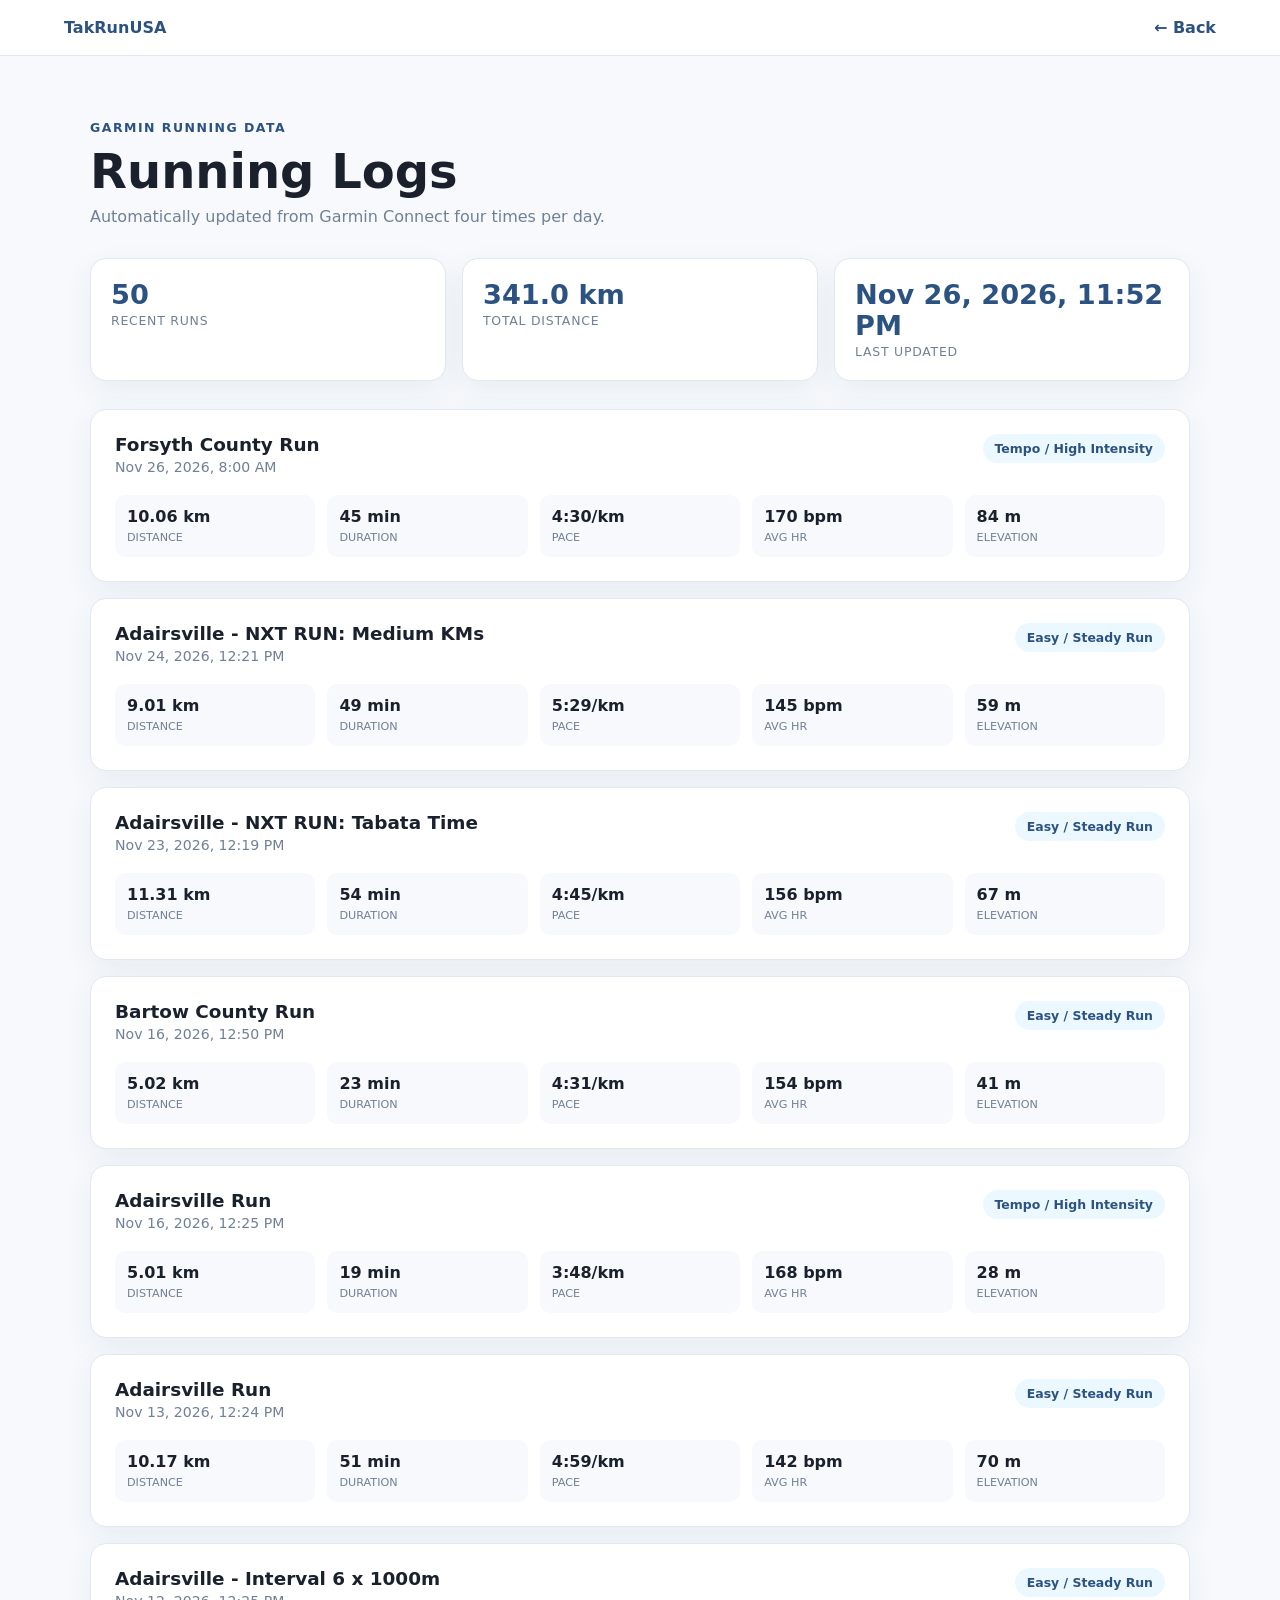
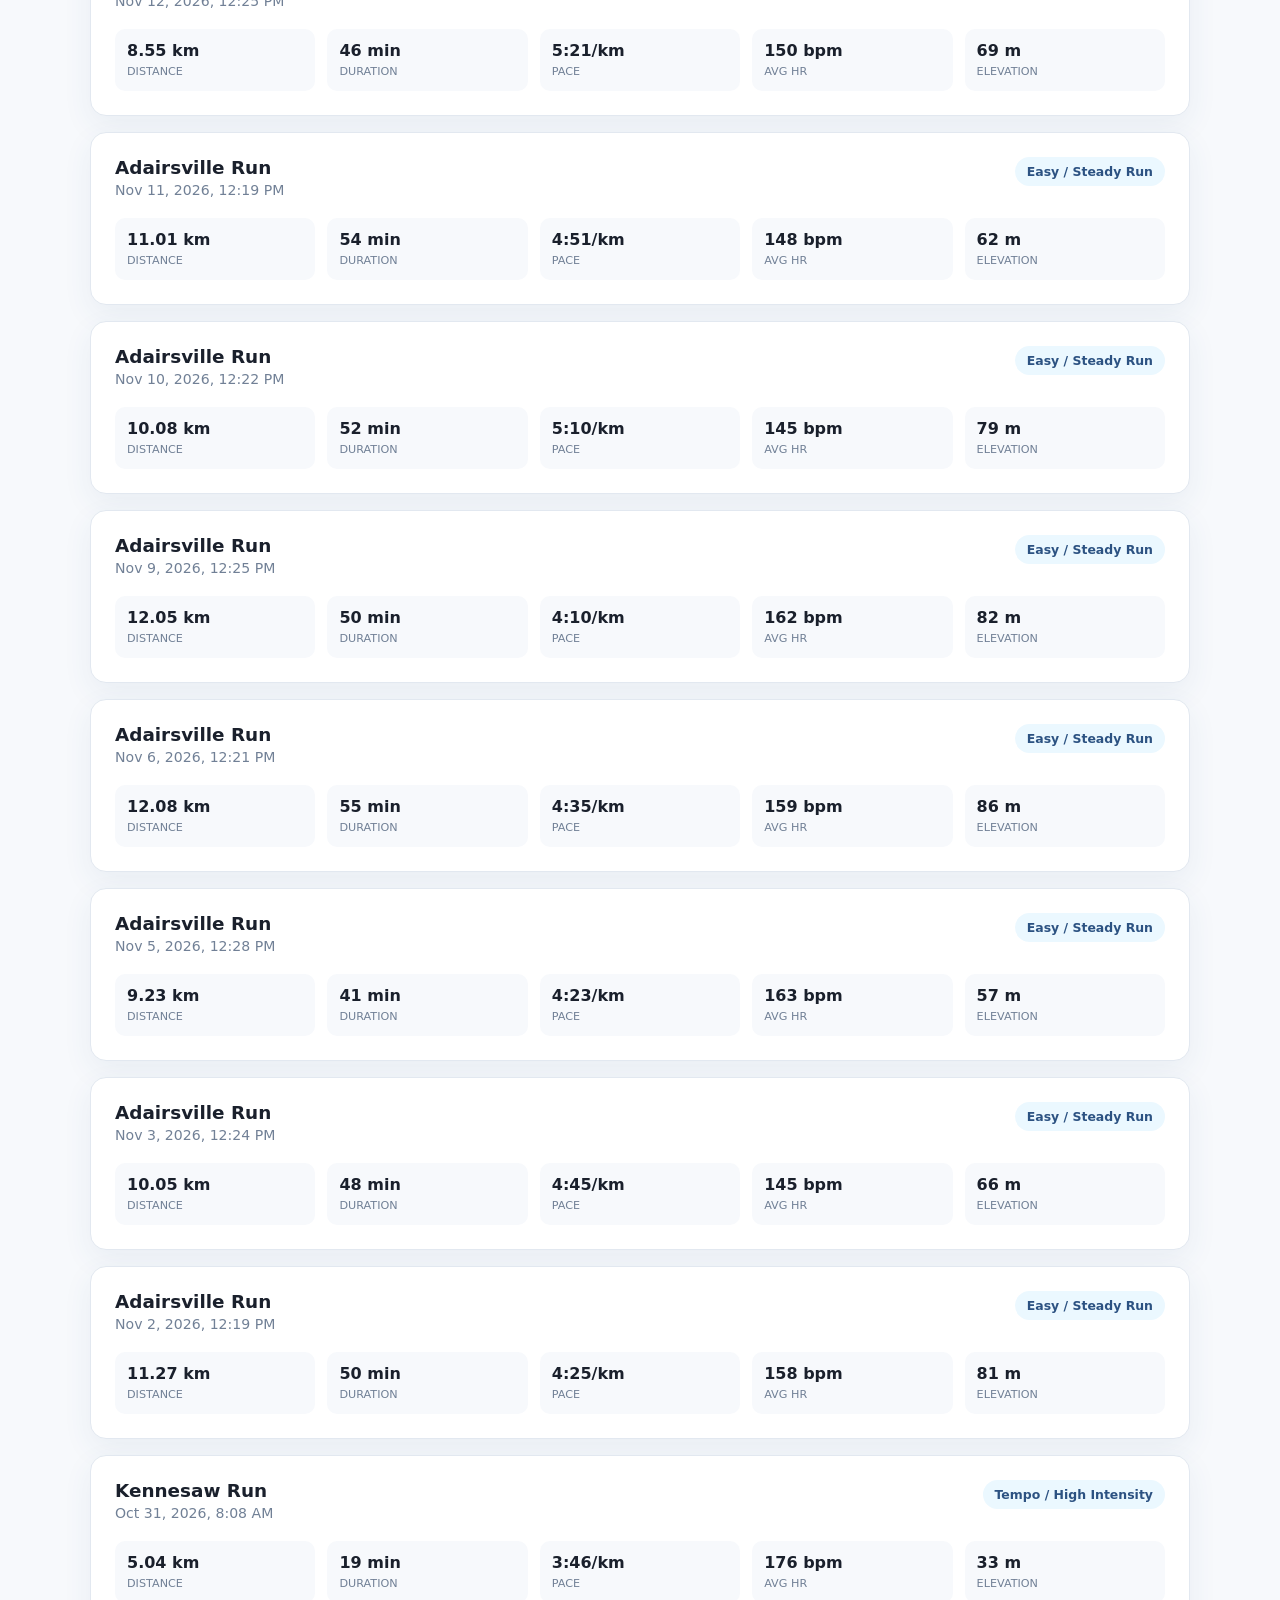
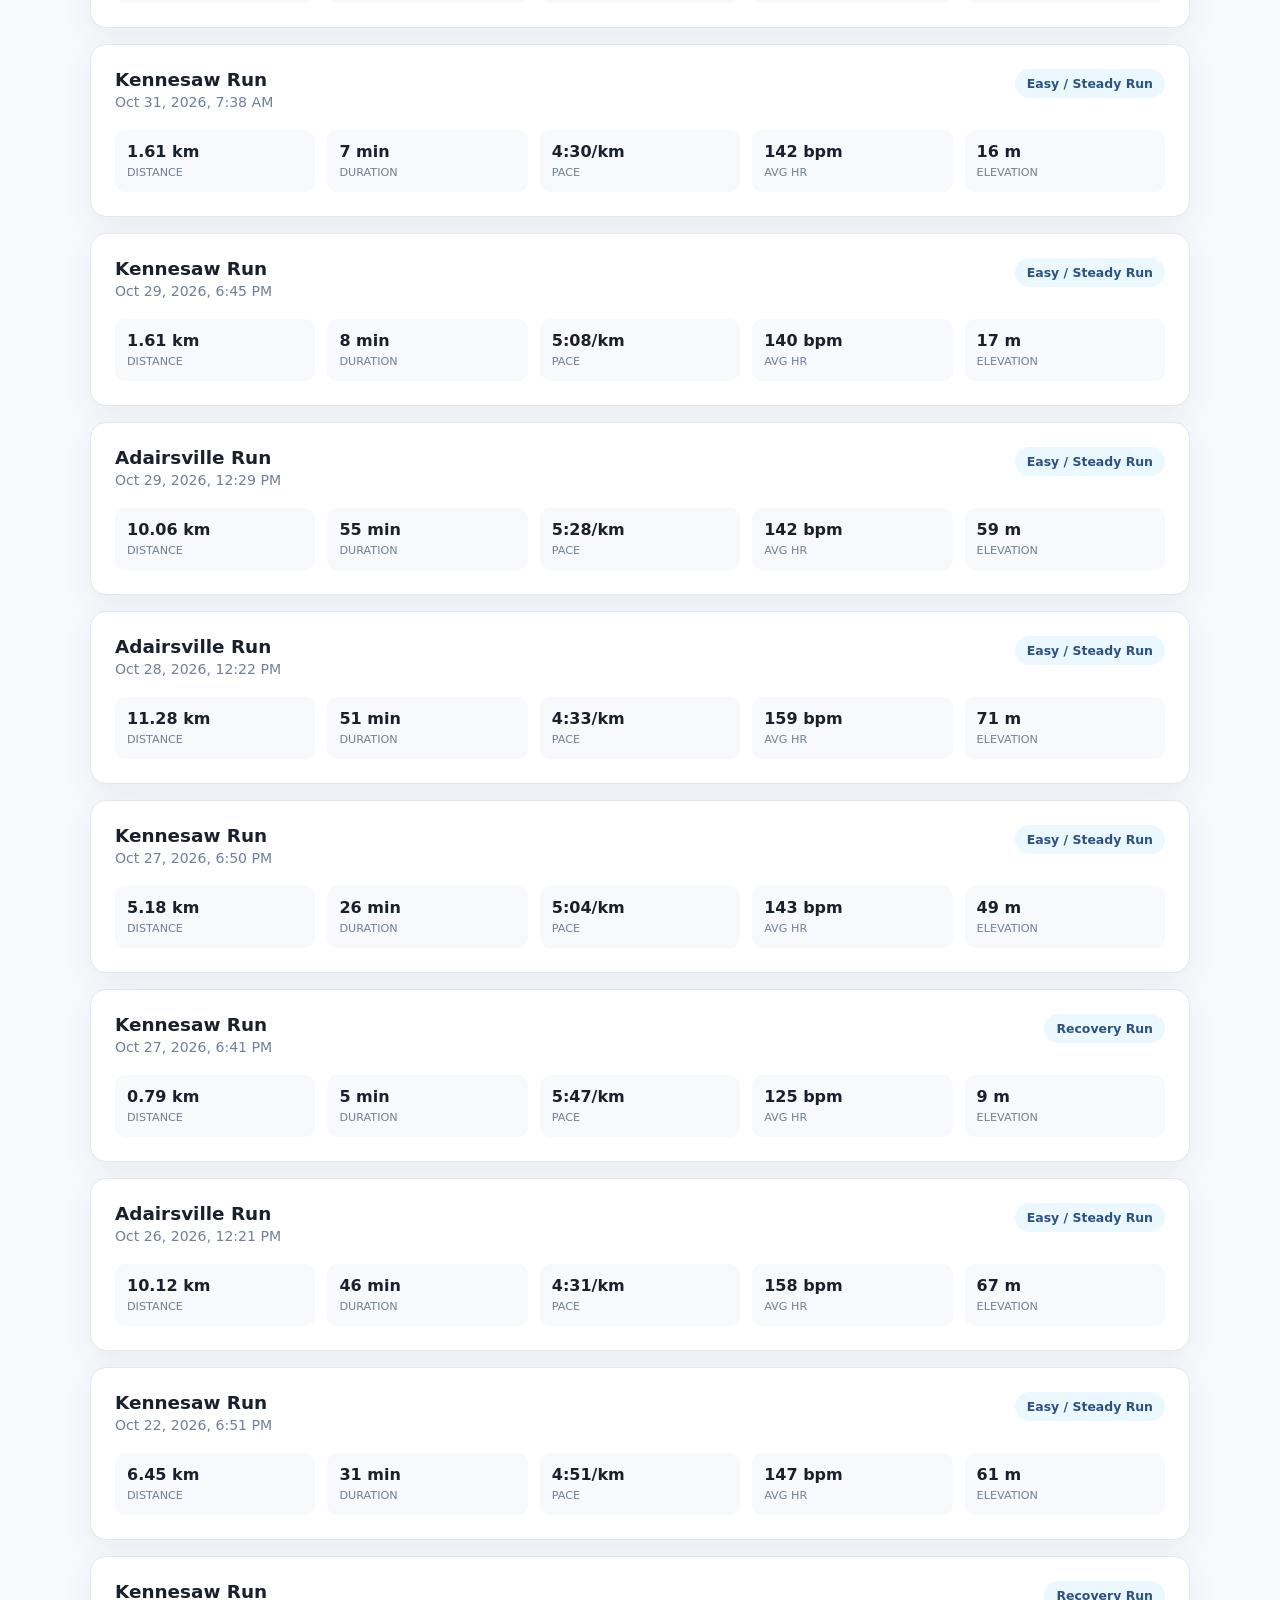
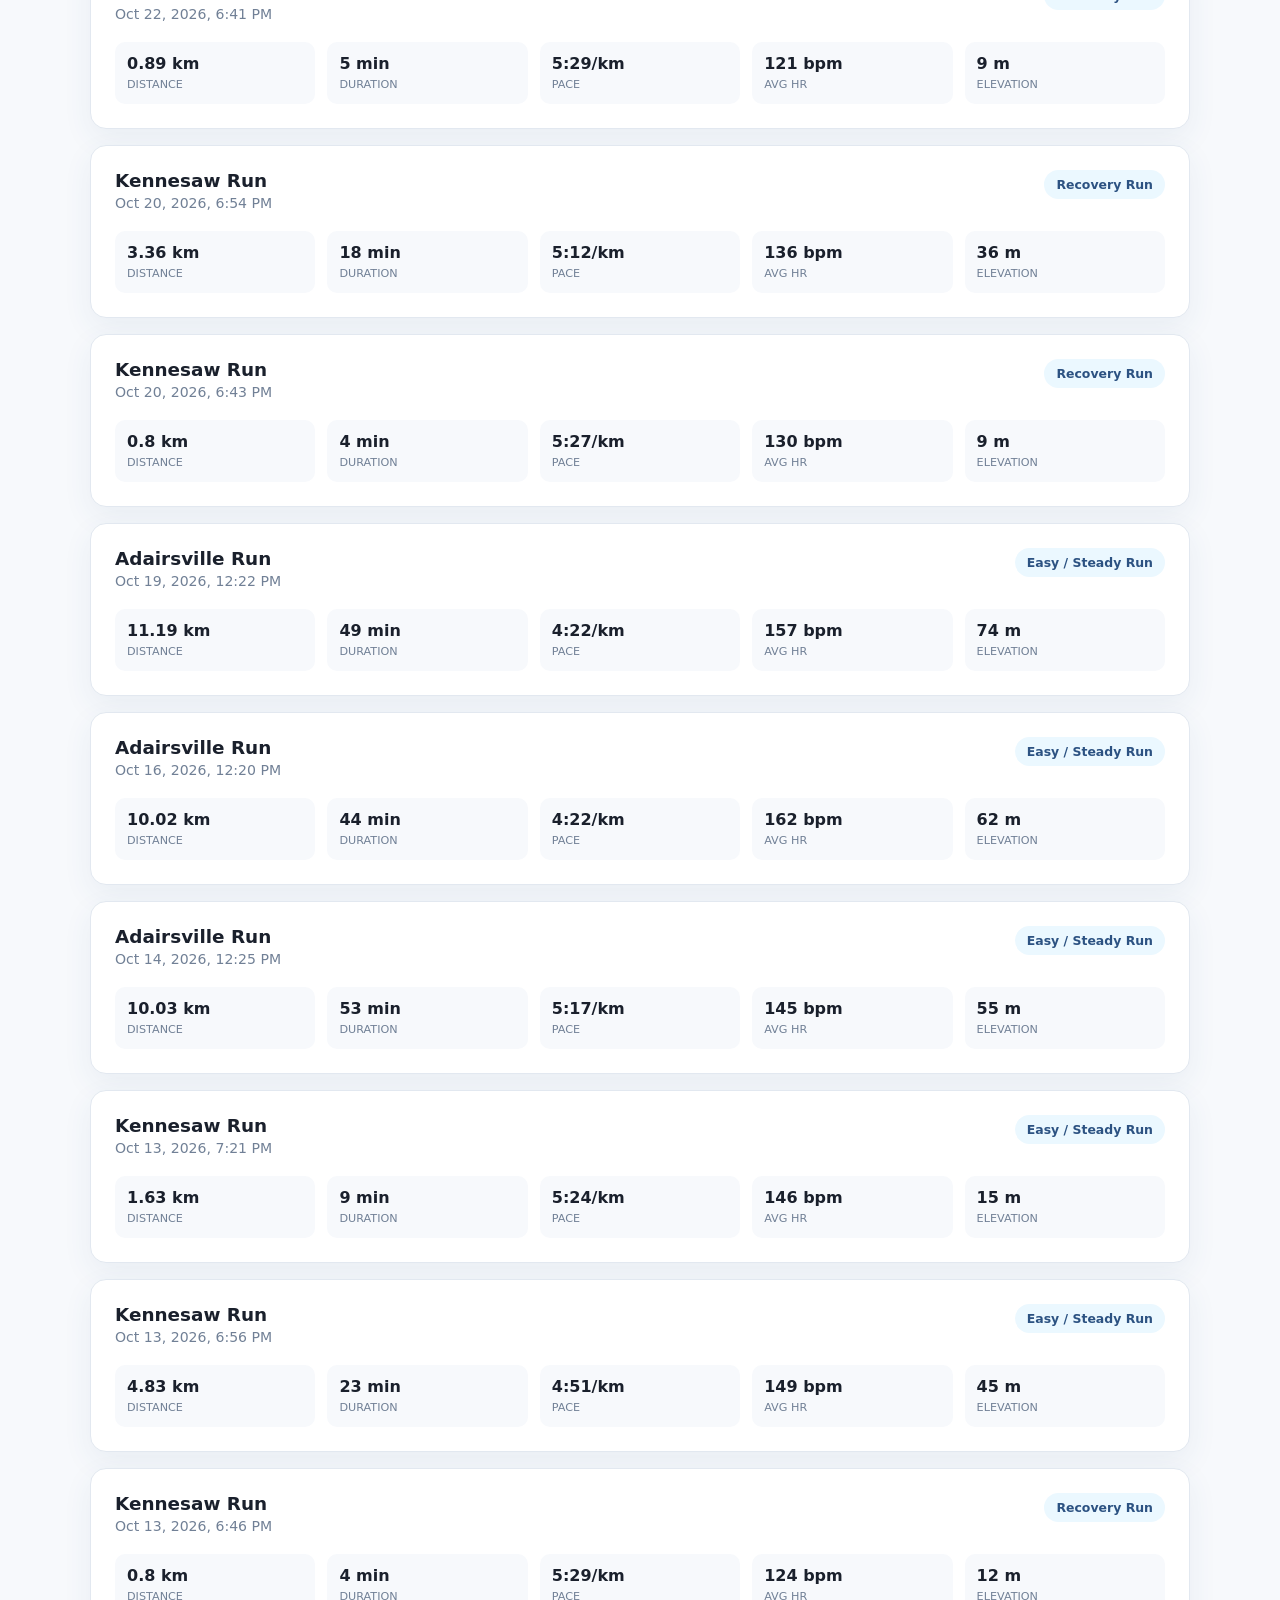
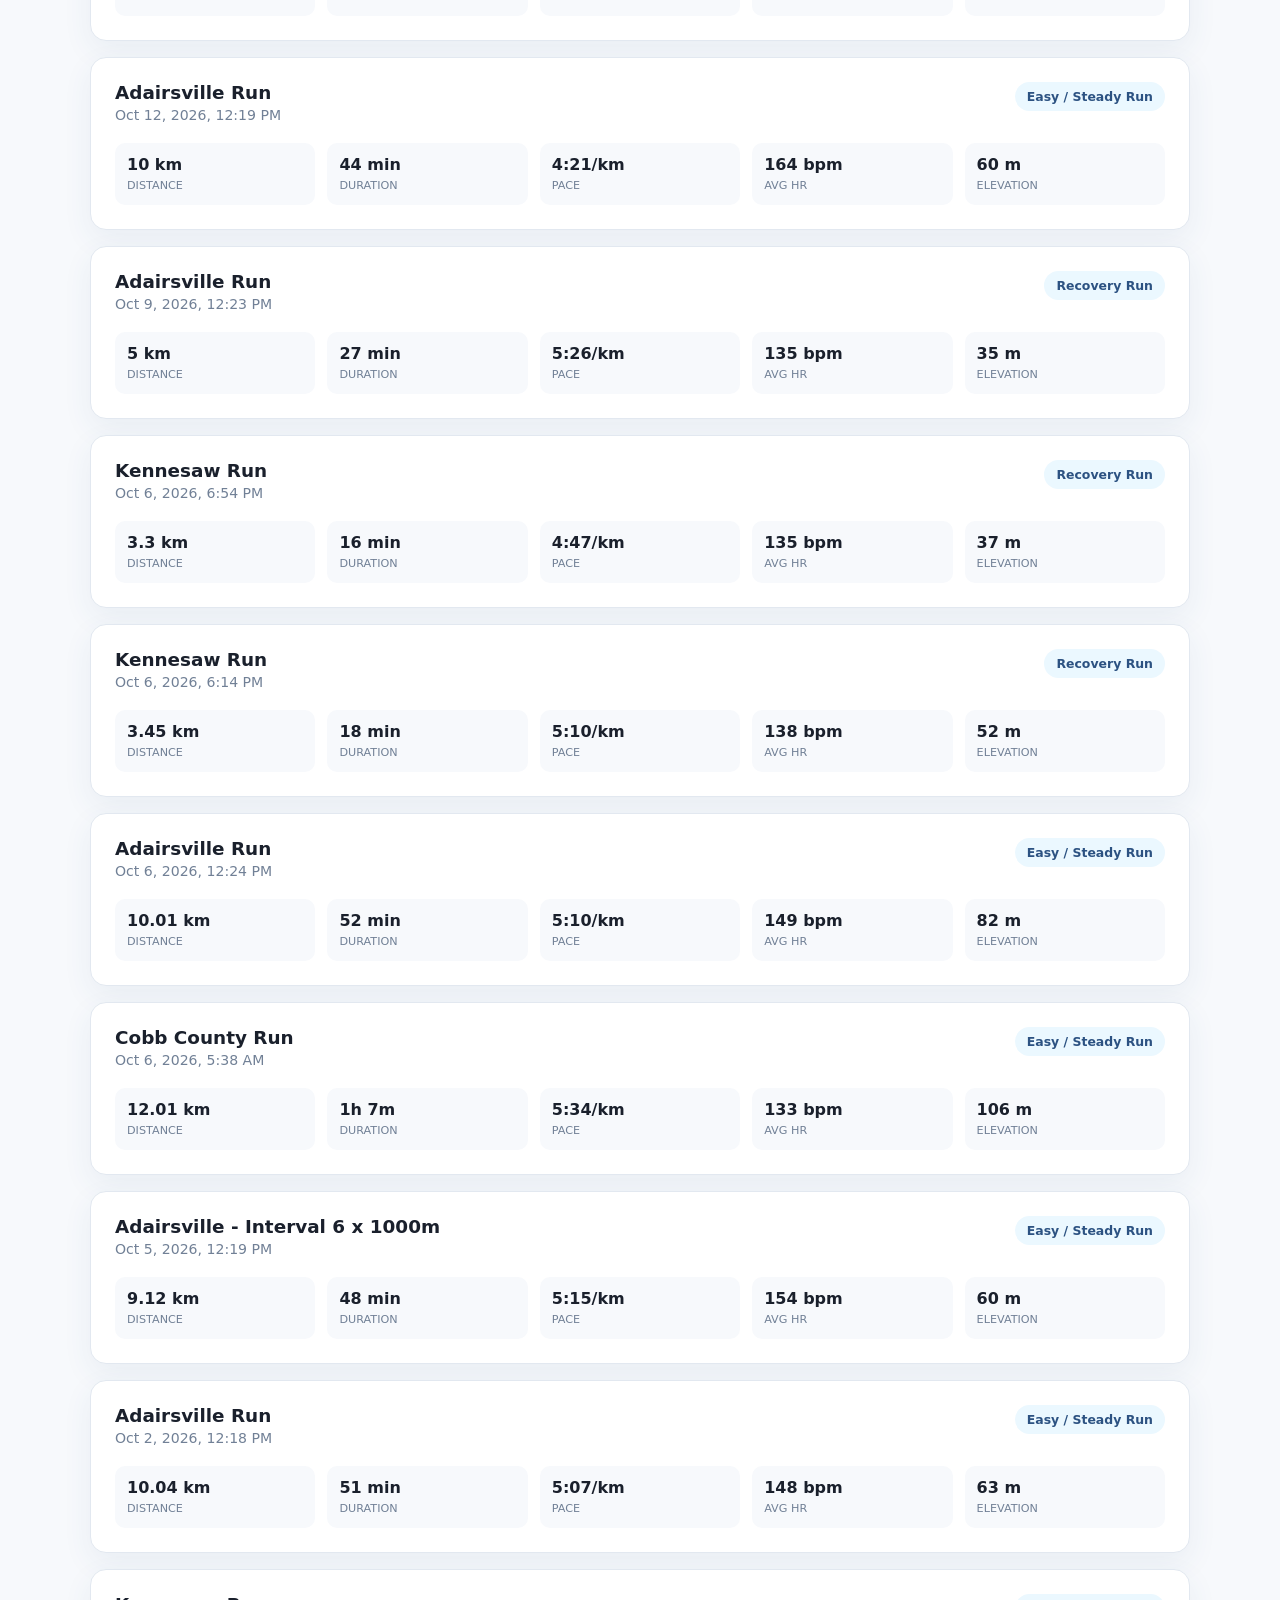
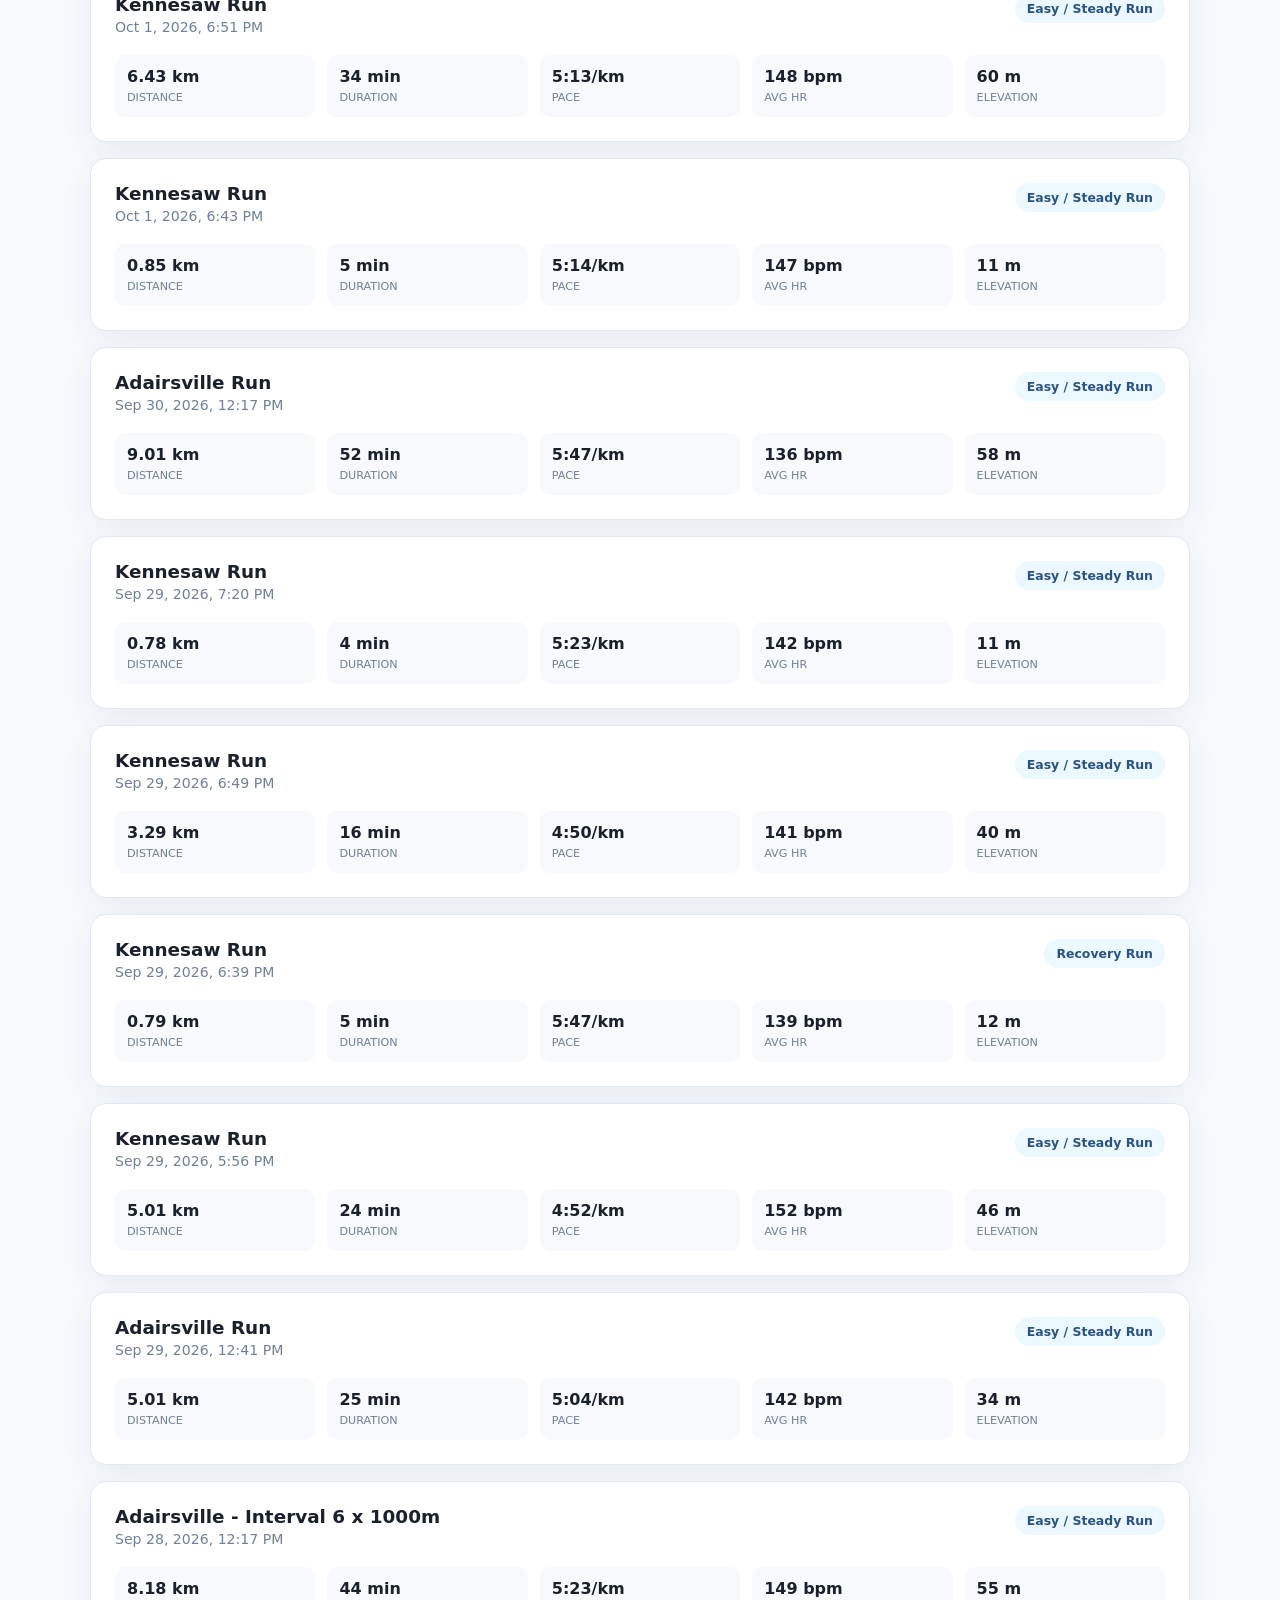
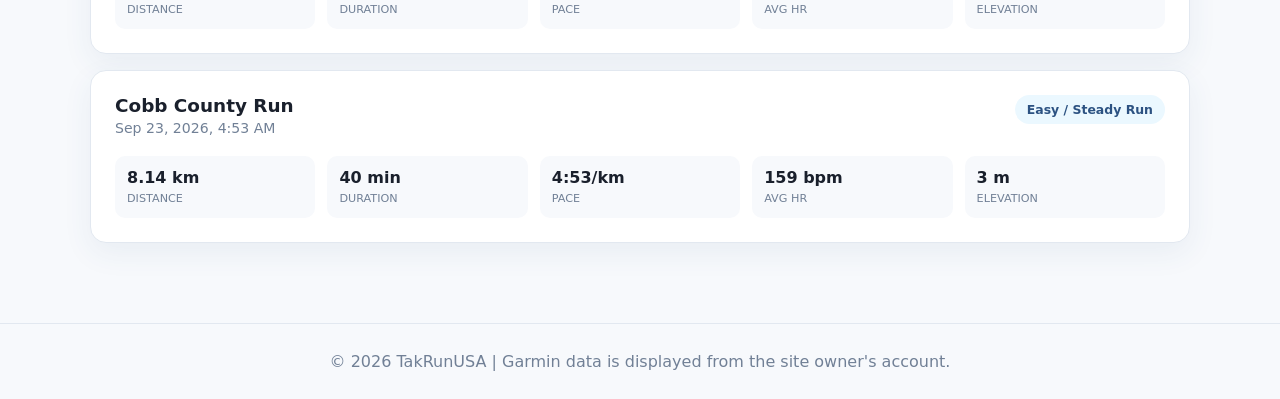
<file: run-logs.html>
<!DOCTYPE html>
<html lang="en">
<head>
  <meta charset="UTF-8">
  <meta name="viewport" content="width=device-width, initial-scale=1.0">
  <title>Garmin Running Logs | TakRunUSA</title>
  <style>
    :root { --navy:#2c5282; --ink:#1a202c; --muted:#718096; --line:#e2e8f0; --bg:#f7f9fc; --card:#fff; }
    * { box-sizing:border-box; }
    body { margin:0; font-family:Inter,system-ui,-apple-system,sans-serif; color:var(--ink); background:var(--bg); }
    header { position:sticky; top:0; z-index:10; display:flex; justify-content:space-between; align-items:center; padding:18px 5%; background:rgba(255,255,255,.94); border-bottom:1px solid var(--line); backdrop-filter:blur(10px); }
    header a { color:var(--navy); text-decoration:none; font-weight:750; }
    main { width:min(1100px,90%); margin:0 auto; padding:64px 0 80px; }
    .eyebrow { color:var(--navy); font-size:.78rem; font-weight:800; letter-spacing:.12em; text-transform:uppercase; }
    h1 { margin:8px 0; font-size:clamp(2rem,5vw,3rem); }
    .intro { margin:0 0 32px; color:var(--muted); }
    .summary { display:grid; grid-template-columns:repeat(3,1fr); gap:16px; margin-bottom:28px; }
    .metric,.run { background:var(--card); border:1px solid var(--line); border-radius:16px; box-shadow:0 10px 30px rgba(44,82,130,.07); }
    .metric { padding:20px; }
    .metric strong { display:block; font-size:1.7rem; color:var(--navy); }
    .metric span { color:var(--muted); font-size:.78rem; text-transform:uppercase; letter-spacing:.06em; }
    #logs { display:grid; gap:16px; }
    .run { padding:24px; }
    .run-top { display:flex; justify-content:space-between; gap:18px; align-items:flex-start; }
    .run h2 { margin:0 0 4px; font-size:1.15rem; }
    .date { color:var(--muted); font-size:.88rem; }
    .badge { white-space:nowrap; background:#ebf8ff; color:var(--navy); border-radius:999px; padding:7px 12px; font-size:.78rem; font-weight:750; }
    .stats { display:grid; grid-template-columns:repeat(5,1fr); gap:12px; margin-top:20px; }
    .stat { padding:12px; background:var(--bg); border-radius:10px; }
    .stat strong { display:block; font-size:1rem; }
    .stat span { color:var(--muted); font-size:.7rem; text-transform:uppercase; }
    .message { text-align:center; padding:50px; color:var(--muted); background:#fff; border:1px solid var(--line); border-radius:16px; }
    footer { padding:28px; text-align:center; color:var(--muted); border-top:1px solid var(--line); }
    @media(max-width:760px){ main{padding-top:38px}.summary{grid-template-columns:1fr}.stats{grid-template-columns:repeat(2,1fr)}.run-top{flex-direction:column}.badge{white-space:normal} }
  </style>
</head>
<body>
  <header>
    <a href="./">TakRunUSA</a>
    <a href="./#works">← Back</a>
  </header>
  <main>
    <div class="eyebrow">Garmin Running Data</div>
    <h1>Running Logs</h1>
    <p class="intro">Automatically updated from Garmin Connect four times per day.</p>
    <section class="summary" aria-label="Running summary">
      <div class="metric"><strong id="run-count">—</strong><span>Recent runs</span></div>
      <div class="metric"><strong id="total-distance">—</strong><span>Total distance</span></div>
      <div class="metric"><strong id="last-updated">—</strong><span>Last updated</span></div>
    </section>
    <section id="logs"><div class="message">Loading Garmin running logs…</div></section>
  </main>
  <footer>© 2026 TakRunUSA | Garmin data is displayed from the site owner's account.</footer>
  <script>
    const escapeHtml = value => String(value ?? "").replace(/[&<>"']/g, char => ({
      "&":"&amp;","<":"&lt;",">":"&gt;",'"':"&quot;","'":"&#39;"
    })[char]);

    const formatDate = value => {
      if (!value) return "Date unavailable";
      const normalized = value.includes("T") ? value : value.replace(" ", "T");
      const date = new Date(normalized);
      return Number.isNaN(date.getTime())
        ? value
        : new Intl.DateTimeFormat("en-US", {
            year:"numeric", month:"short", day:"numeric",
            hour:"numeric", minute:"2-digit"
          }).format(date);
    };

    const formatDuration = minutes => {
      if (minutes == null) return "—";
      const total = Math.round(Number(minutes));
      const hours = Math.floor(total / 60);
      const remainder = total % 60;
      return hours ? `${hours}h ${remainder}m` : `${remainder} min`;
    };

    function render(data) {
      const runs = Array.isArray(data.runs) ? data.runs : [];
      document.getElementById("run-count").textContent = runs.length;
      document.getElementById("total-distance").textContent =
        `${runs.reduce((sum, run) => sum + Number(run.distance_km || 0), 0).toFixed(1)} km`;
      document.getElementById("last-updated").textContent =
        data.generated_at ? formatDate(data.generated_at) : "—";

      document.getElementById("logs").innerHTML = runs.length
        ? runs.map(run => `
          <article class="run">
            <div class="run-top">
              <div>
                <h2>${escapeHtml(run.activity_name_en || run.activity_name || "Running")}</h2>
                <div class="date">${escapeHtml(formatDate(run.date))}</div>
              </div>
              <div class="badge">${escapeHtml(run.estimated_run_type || "Running")}</div>
            </div>
            <div class="stats">
              <div class="stat"><strong>${escapeHtml(run.distance_km ?? "—")} km</strong><span>Distance</span></div>
              <div class="stat"><strong>${escapeHtml(formatDuration(run.duration_minutes))}</strong><span>Duration</span></div>
              <div class="stat"><strong>${escapeHtml(run.pace_per_km || "—")}/km</strong><span>Pace</span></div>
              <div class="stat"><strong>${escapeHtml(run.average_hr ?? "—")} bpm</strong><span>Avg HR</span></div>
              <div class="stat"><strong>${escapeHtml(run.elevation_m ?? "—")} m</strong><span>Elevation</span></div>
            </div>
          </article>
        `).join("")
        : '<div class="message">No running logs are available yet.</div>';
    }

    async function loadLogs() {
      try {
        const response = await fetch(`data/run_logs.json?cache=${Date.now()}`);
        if (!response.ok) throw new Error(`HTTP ${response.status}`);
        render(await response.json());
      } catch (error) {
        try {
          const fallback = await fetch(`data/latest_run.json?cache=${Date.now()}`);
          if (!fallback.ok) throw new Error(`HTTP ${fallback.status}`);
          const latest = await fallback.json();
          render({ generated_at: latest.updated_at, runs: [latest] });
        } catch (fallbackError) {
          document.getElementById("logs").innerHTML =
            '<div class="message">Running logs could not be loaded. Please try again later.</div>';
        }
      }
    }

    loadLogs();
  </script>
</body>
</html>
</file>
